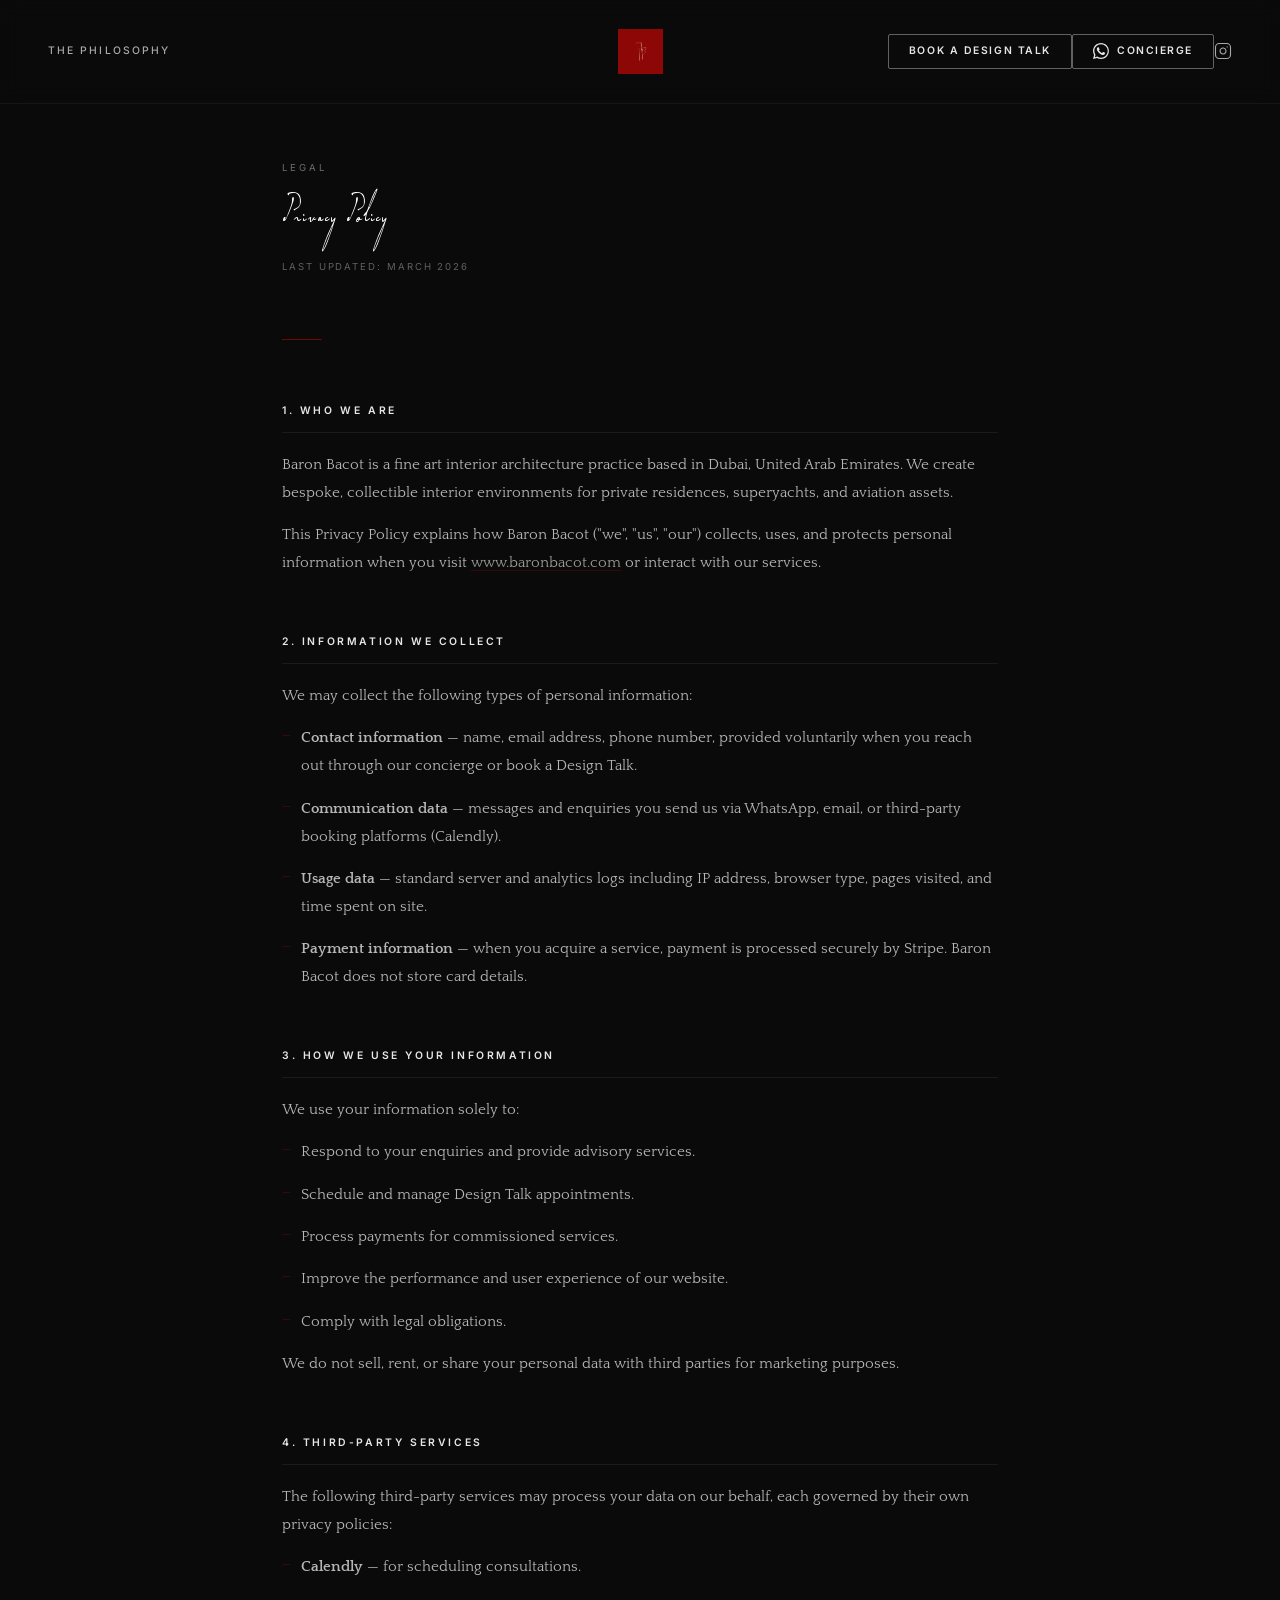
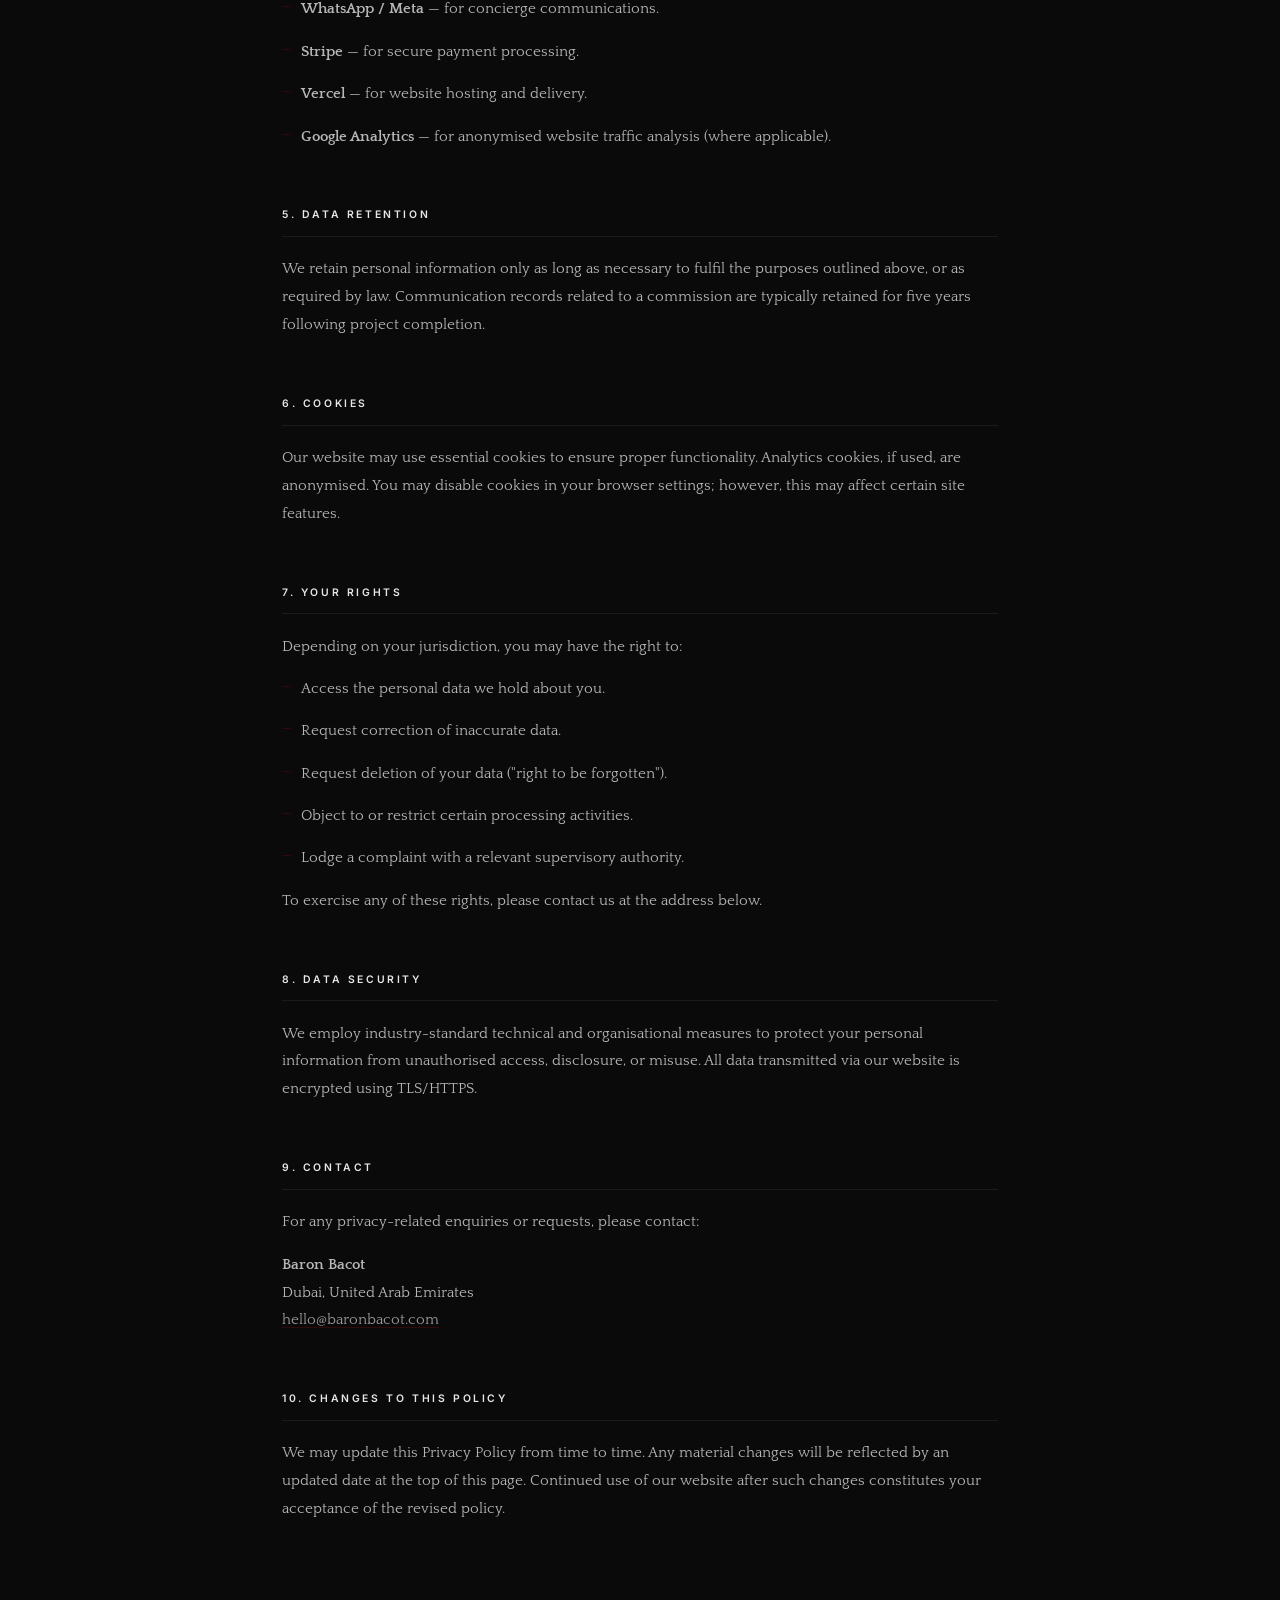
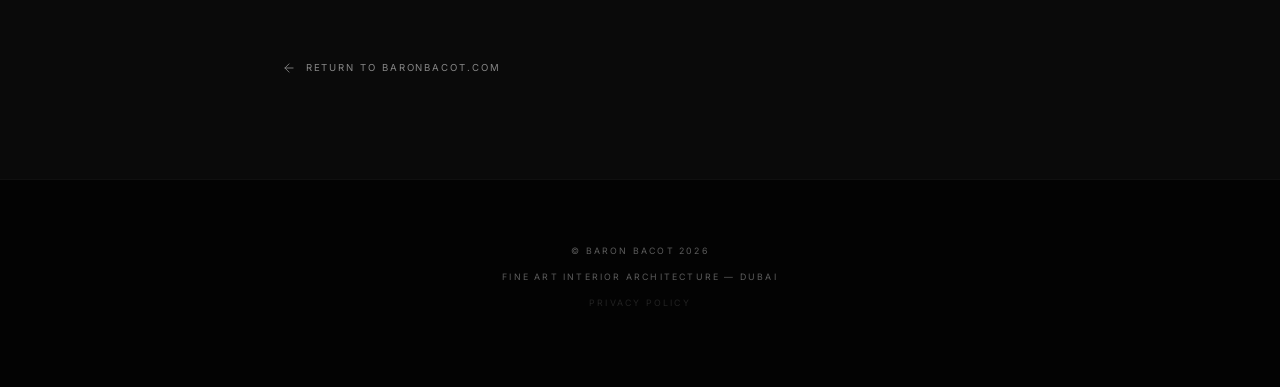
<file: privacy-policy.html>
<!DOCTYPE html>
<html lang="en">

<head>
    <meta charset="UTF-8">
    <meta name="viewport" content="width=device-width, initial-scale=1.0">
    <title>Privacy Policy | Baron Bacot</title>
    <meta name="description"
        content="Baron Bacot Privacy Policy — how we collect, use, and protect your personal information.">
    <meta name="robots" content="noindex, follow">

    <!-- Favicon -->
    <link rel="icon" type="image/png" href="assets/logo_red_final.png">
    <link rel="apple-touch-icon" href="assets/logo_red_final.png">

    <!-- Fonts -->
    <link rel="preconnect" href="https://fonts.googleapis.com">
    <link rel="preconnect" href="https://fonts.gstatic.com" crossorigin>
    <link
        href="https://fonts.googleapis.com/css2?family=Inter:wght@300;400;500;600&family=Quattrocento:wght@400;700&display=swap"
        rel="stylesheet">
    <link rel="stylesheet" href="css/styles.css">

    <style>
        /* ── Privacy Policy specific styles ── */
        .policy-wrapper {
            min-height: 100vh;
            padding: 10rem 2rem 6rem;
            max-width: 780px;
            margin: 0 auto;
        }

        .policy-eyebrow {
            font-family: var(--font-ui);
            font-size: 0.6rem;
            text-transform: uppercase;
            letter-spacing: 0.3em;
            opacity: 0.4;
            margin-bottom: 1.2rem;
        }

        .policy-title {
            font-family: var(--font-motto);
            font-size: 3rem;
            font-weight: normal;
            letter-spacing: 2px;
            line-height: 1.1;
            margin-bottom: 0.75rem;
        }

        .policy-updated {
            font-family: var(--font-ui);
            font-size: 0.6rem;
            text-transform: uppercase;
            letter-spacing: 0.2em;
            opacity: 0.35;
            margin-bottom: 4rem;
        }

        .policy-divider {
            width: 40px;
            height: 0.5px;
            background: var(--red);
            margin: 0 0 4rem 0;
            opacity: 0.7;
        }

        .policy-section {
            margin-bottom: 3.5rem;
        }

        .policy-section h2 {
            font-family: var(--font-ui);
            font-size: 0.65rem;
            font-weight: 600;
            text-transform: uppercase;
            letter-spacing: 0.25em;
            color: var(--white);
            opacity: 0.9;
            margin-bottom: 1.2rem;
            padding-bottom: 0.75rem;
            border-bottom: 0.5px solid rgba(255, 255, 255, 0.08);
        }

        .policy-section p,
        .policy-section li {
            font-family: var(--font-body);
            font-size: 0.92rem;
            line-height: 1.9;
            opacity: 0.7;
            margin-bottom: 0.9rem;
        }

        .policy-section ul {
            list-style: none;
            padding: 0;
        }

        .policy-section ul li {
            padding-left: 1.2rem;
            position: relative;
        }

        .policy-section ul li::before {
            content: '—';
            position: absolute;
            left: 0;
            color: var(--red);
            opacity: 0.7;
            font-size: 0.75rem;
        }

        .policy-section a {
            color: var(--white);
            opacity: 0.85;
            text-decoration: underline;
            text-underline-offset: 3px;
            text-decoration-color: rgba(149, 8, 8, 0.5);
            transition: var(--ease);
        }

        .policy-section a:hover {
            opacity: 1;
            text-decoration-color: var(--red);
        }

        .policy-back {
            display: inline-flex;
            align-items: center;
            gap: 0.6rem;
            margin-top: 5rem;
            font-family: var(--font-ui);
            font-size: 0.6rem;
            text-transform: uppercase;
            letter-spacing: 0.2em;
            color: var(--white);
            opacity: 0.5;
            text-decoration: none;
            transition: var(--ease);
        }

        .policy-back:hover {
            opacity: 1;
        }

        .policy-back svg {
            transition: transform 0.3s ease;
        }

        .policy-back:hover svg {
            transform: translateX(-4px);
        }

        @media (max-width: 900px) {
            .policy-wrapper {
                padding: 8rem 1.5rem 4rem;
            }

            .policy-title {
                font-size: 2rem;
            }
        }
    </style>
</head>

<body>

    <!-- Header -->
    <header id="header">
        <div class="nav-left">
            <a href="philosophy.html" class="nav-link">The Philosophy</a>
        </div>
        <div class="logo">
            <a href="index.html">
                <div class="logo-box">
                    <img src="assets/logo_red_final.png" alt="Baron Bacot Logo">
                </div>
            </a>
        </div>
        <div class="nav-right">
            <a href="https://calendly.com/amaury-bacot/30min" class="nav-link cta-nav" target="_blank"
                rel="noopener noreferrer">Book a Design Talk</a>
            <a href="https://wa.me/971551343144?text=Hello%20Baron%20Bacot%2C%20I%20would%20like%20to%20inquire%20about%20a%20Private%20Design%20Talk."
                class="nav-link cta-nav whatsapp-nav" target="_blank" rel="noopener noreferrer">
                <svg viewBox="0 0 24 24" fill="currentColor" width="16" height="16">
                    <path
                        d="M12.031 0C5.385 0 0 5.386 0 12.035c0 2.126.554 4.197 1.606 6.02L.004 24l5.969-1.564a11.96 11.96 0 005.85 1.542h.005c6.643 0 12.03-5.386 12.03-12.035C23.858 5.386 18.473 0 12.031 0zm.005 22.028a10.02 10.02 0 01-5.115-1.401l-.367-.217-3.8.995.998-3.705-.238-.38A9.97 9.97 0 012.012 12.03c0-5.524 4.492-10.02 10.024-10.02 5.53 0 10.023 4.496 10.023 10.02 0 5.525-4.493 10.018-10.023 10.018zm5.5-7.532c-.301-.151-1.786-.882-2.062-.983-.277-.101-.479-.151-.68.151-.202.302-.782.983-.958 1.184-.176.202-.353.227-.655.076-2.203-1.106-3.824-2.862-4.22-3.541-.176-.301.077-.282.477-.855.151-.226.227-.377.378-.629.151-.251.076-.477 0-.629-.076-.151-.68-1.636-.932-2.24-.245-.588-.495-.508-.68-.517-.176-.009-.378-.009-.579-.009-.202 0-.529.076-.806.377-.277.302-1.058 1.033-1.058 2.518s1.084 2.918 1.235 3.119c.151.202 2.126 3.245 5.15 4.545 1.834.787 2.478.89 3.393.753.645-.096 2.064-.843 2.355-1.656.291-.813.291-1.509.202-1.656-.091-.146-.343-.247-.645-.398z" />
                </svg>
                Concierge
            </a>
            <a href="https://www.instagram.com/baronbacot/" class="nav-link icon-link" target="_blank"
                rel="noopener noreferrer" aria-label="Baron Bacot on Instagram">
                <svg xmlns="http://www.w3.org/2000/svg" width="18" height="18" viewBox="0 0 24 24" fill="none"
                    stroke="currentColor" stroke-width="1.5" stroke-linecap="round" stroke-linejoin="round">
                    <rect x="2" y="2" width="20" height="20" rx="5" ry="5"></rect>
                    <path d="M16 11.37A4 4 0 1 1 12.63 8 4 4 0 0 1 16 11.37z"></path>
                    <line x1="17.5" y1="6.5" x2="17.51" y2="6.5"></line>
                </svg>
            </a>
        </div>
    </header>

    <main>
        <div class="policy-wrapper">
            <p class="policy-eyebrow">Legal</p>
            <h1 class="policy-title">Privacy Policy</h1>
            <p class="policy-updated">Last updated: March 2026</p>
            <div class="policy-divider"></div>

            <div class="policy-section">
                <h2>1. Who We Are</h2>
                <p>Baron Bacot is a fine art interior architecture practice based in Dubai, United Arab Emirates.
                    We create bespoke, collectible interior environments for private residences, superyachts, and
                    aviation assets.</p>
                <p>This Privacy Policy explains how Baron Bacot ("we", "us", "our") collects, uses, and protects
                    personal information when you visit <a href="https://www.baronbacot.com">www.baronbacot.com</a>
                    or interact with our services.</p>
            </div>

            <div class="policy-section">
                <h2>2. Information We Collect</h2>
                <p>We may collect the following types of personal information:</p>
                <ul>
                    <li><strong>Contact information</strong> — name, email address, phone number, provided
                        voluntarily when you reach out through our concierge or book a Design Talk.</li>
                    <li><strong>Communication data</strong> — messages and enquiries you send us via WhatsApp,
                        email, or third-party booking platforms (Calendly).</li>
                    <li><strong>Usage data</strong> — standard server and analytics logs including IP address,
                        browser type, pages visited, and time spent on site.</li>
                    <li><strong>Payment information</strong> — when you acquire a service, payment is processed
                        securely by Stripe. Baron Bacot does not store card details.</li>
                </ul>
            </div>

            <div class="policy-section">
                <h2>3. How We Use Your Information</h2>
                <p>We use your information solely to:</p>
                <ul>
                    <li>Respond to your enquiries and provide advisory services.</li>
                    <li>Schedule and manage Design Talk appointments.</li>
                    <li>Process payments for commissioned services.</li>
                    <li>Improve the performance and user experience of our website.</li>
                    <li>Comply with legal obligations.</li>
                </ul>
                <p>We do not sell, rent, or share your personal data with third parties for marketing purposes.</p>
            </div>

            <div class="policy-section">
                <h2>4. Third-Party Services</h2>
                <p>The following third-party services may process your data on our behalf, each governed by their
                    own privacy policies:</p>
                <ul>
                    <li><strong>Calendly</strong> — for scheduling consultations.</li>
                    <li><strong>WhatsApp / Meta</strong> — for concierge communications.</li>
                    <li><strong>Stripe</strong> — for secure payment processing.</li>
                    <li><strong>Vercel</strong> — for website hosting and delivery.</li>
                    <li><strong>Google Analytics</strong> — for anonymised website traffic analysis (where
                        applicable).</li>
                </ul>
            </div>

            <div class="policy-section">
                <h2>5. Data Retention</h2>
                <p>We retain personal information only as long as necessary to fulfil the purposes outlined above,
                    or as required by law. Communication records related to a commission are typically retained
                    for five years following project completion.</p>
            </div>

            <div class="policy-section">
                <h2>6. Cookies</h2>
                <p>Our website may use essential cookies to ensure proper functionality. Analytics cookies, if
                    used, are anonymised. You may disable cookies in your browser settings; however, this may
                    affect certain site features.</p>
            </div>

            <div class="policy-section">
                <h2>7. Your Rights</h2>
                <p>Depending on your jurisdiction, you may have the right to:</p>
                <ul>
                    <li>Access the personal data we hold about you.</li>
                    <li>Request correction of inaccurate data.</li>
                    <li>Request deletion of your data ("right to be forgotten").</li>
                    <li>Object to or restrict certain processing activities.</li>
                    <li>Lodge a complaint with a relevant supervisory authority.</li>
                </ul>
                <p>To exercise any of these rights, please contact us at the address below.</p>
            </div>

            <div class="policy-section">
                <h2>8. Data Security</h2>
                <p>We employ industry-standard technical and organisational measures to protect your personal
                    information from unauthorised access, disclosure, or misuse. All data transmitted via our
                    website is encrypted using TLS/HTTPS.</p>
            </div>

            <div class="policy-section">
                <h2>9. Contact</h2>
                <p>For any privacy-related enquiries or requests, please contact:</p>
                <p><strong>Baron Bacot</strong><br>
                    Dubai, United Arab Emirates<br>
                    <a href="mailto:hello@baronbacot.com">hello@baronbacot.com</a>
                </p>
            </div>

            <div class="policy-section">
                <h2>10. Changes to This Policy</h2>
                <p>We may update this Privacy Policy from time to time. Any material changes will be reflected
                    by an updated date at the top of this page. Continued use of our website after such changes
                    constitutes your acceptance of the revised policy.</p>
            </div>

            <a href="index.html" class="policy-back">
                <svg xmlns="http://www.w3.org/2000/svg" width="14" height="14" viewBox="0 0 24 24" fill="none"
                    stroke="currentColor" stroke-width="1.5" stroke-linecap="round" stroke-linejoin="round">
                    <path d="M19 12H5M12 5l-7 7 7 7" />
                </svg>
                Return to baronbacot.com
            </a>
        </div>
    </main>

    <!-- Footer -->
    <footer>
        <div class="footer-content">
            <p>&copy; Baron Bacot 2026</p>
            <p>Fine Art Interior Architecture &mdash; Dubai</p>
            <p><a href="privacy-policy.html"
                    style="color:inherit; text-decoration: none; opacity: 0.35; letter-spacing: 0.25em; font-size: 0.55rem; text-transform: uppercase; font-family: var(--font-ui);">Privacy
                    Policy</a></p>
        </div>
    </footer>

    <script src="js/script.js"></script>
</body>

</html>
</file>
<file: css/styles.css>
@font-face {
    font-family: 'Baron Bacot';
    src: url('../assets/fonts/BaronBacot-Regular.ttf') format('truetype');
    font-weight: normal;
    font-style: normal;
    font-display: swap;
}

:root {
    --red: #950808;
    --white: #ffffff;
    --black: #0a0a0a;
    --font-ui: 'Inter', sans-serif;
    --font-body: 'Quattrocento', serif;
    --font-motto: 'Baron Bacot', serif;
    --ease: all 0.4s cubic-bezier(0.4, 0, 0.2, 1);
}

* {
    margin: 0;
    padding: 0;
    box-sizing: border-box;
}

html {
    scroll-behavior: smooth;
}

body {
    font-family: var(--font-body);
    background: var(--black);
    color: var(--white);
    line-height: 1.6;
    overflow-x: hidden;
}

/* ============================================
   HEADER — minimal, transparent, just logo + CTA
   ============================================ */
header {
    position: fixed;
    top: 0;
    width: 100%;
    display: flex;
    justify-content: space-between;
    align-items: center;
    padding: 1.8rem 3rem;
    background: rgba(10, 10, 10, 0.4);
    backdrop-filter: blur(10px);
    border-bottom: 1px solid rgba(255, 255, 255, 0.05);
    z-index: 1000;
    transition: var(--ease);
}

header.scrolled {
    background: rgba(10, 10, 10, 0.92);
    backdrop-filter: blur(12px);
    padding: 1rem 3rem;
}

.nav-left,
.nav-right {
    flex: 1;
    display: flex;
}

.nav-right {
    justify-content: flex-end;
}

.nav-link {
    font-family: var(--font-ui);
    color: var(--white);
    text-decoration: none;
    font-size: 0.65rem;
    font-weight: 500;
    text-transform: uppercase;
    letter-spacing: 0.2em;
    opacity: 0.65;
    transition: var(--ease);
}

.nav-link:hover {
    opacity: 1;
}

.nav-label {
    font-family: var(--font-ui);
    color: var(--white);
    font-size: 0.65rem;
    font-weight: 500;
    text-transform: uppercase;
    letter-spacing: 0.2em;
    opacity: 0.65;
}

.icon-link {
    display: flex;
    align-items: center;
}

.cta-nav {
    opacity: 0.9;
    background: transparent;
    border: 0.5px solid rgba(255, 255, 255, 0.4);
    padding: 0.5rem 1.25rem;
    font-weight: 600;
    letter-spacing: 0.15em;
    border-radius: 2px;
}

.cta-nav:hover {
    background: var(--white);
    color: var(--black);
    opacity: 1;
}

.logo {
    flex: 1;
    display: flex;
    justify-content: center;
}

.logo-box {
    width: 45px;
    height: 45px;
    overflow: hidden;
    transition: transform 0.4s ease, opacity 0.4s ease;
    opacity: 0.95;
}

.logo-box img {
    width: 100%;
    height: 100%;
    object-fit: contain;
}

.logo-box:hover {
    transform: scale(1.02);
    opacity: 1;
}

/* ============================================
   SECTIONS — shared shell (backgrounds handled per-page)
   ============================================ */
.section {
    position: relative;
    min-height: 100vh;
    display: flex;
    align-items: center;
    overflow: hidden;
}

/* ============================================
   RED STRIP — mix-blend-mode accent square
   ============================================ */

/* The red strip: a sibling <div> sitting ON TOP of the bg image.
   Because it's NOT inside a stacking-context child, its
   mix-blend-mode directly interacts with the section's bg-image. */
.red-strip {
    position: absolute;
    top: 0;
    left: 0;
    width: 45%;
    height: 100%;
    background-color: var(--red);
    mix-blend-mode: hard-light;
    z-index: 1;
}

.red-strip.right {
    left: auto;
    right: 0;
    width: 45%;
}

/* Container for text and product card */
.hero-content {
    position: relative;
    z-index: 2;
    display: flex;
    justify-content: space-between;
    align-items: center;
    width: 100%;
    max-width: 1300px;
    margin: 0 auto;
    padding: 7rem 4rem 4rem 4rem;
    gap: 3rem;
}

.hero-text-container {
    flex: 1;
    max-width: 450px;
}

.hero-product-container {
    flex: 1;
    display: flex;
    justify-content: flex-end;
}

.hero-title {
    font-family: var(--font-body);
    font-size: 1.7rem;
    font-weight: 400;
    margin-bottom: 2rem;
    line-height: 1.35;
    letter-spacing: 0.02em;
}

.hero-desc {
    font-size: 0.95rem;
    font-weight: 400;
    line-height: 1.8;
    margin-bottom: 1.5rem;
    opacity: 0.85;
}

.btn-hero {
    display: inline-block;
    margin-top: 2rem;
    padding: 0.85rem 1.75rem;
    background: transparent;
    color: var(--white);
    text-decoration: none;
    font-family: var(--font-ui);
    font-size: 0.65rem;
    text-transform: uppercase;
    letter-spacing: 0.2em;
    font-weight: 500;
    transition: var(--ease);
    border: 0.5px solid rgba(255, 255, 255, 0.4);
    border-radius: 2px;
}

.btn-hero:hover {
    background: var(--white);
    color: var(--black);
    border-color: var(--white);
}

/* ============================================
   STATEMENT — shared text block styling
   ============================================ */
.section-overlay {
    position: absolute;
    inset: 0;
    background: rgba(0, 0, 0, 0.5);
}

.section-overlay.light {
    background: rgba(0, 0, 0, 0.65);
}

.section-text {
    position: relative;
    z-index: 2;
    text-align: center;
    max-width: 600px;
    padding: 2rem;
}

.motto {
    font-family: var(--font-motto);
    font-size: 4rem;
    margin-bottom: 1.8rem;
    letter-spacing: 2px;
    line-height: 1.1;
    font-weight: normal;
}

.section-body {
    font-size: 0.95rem;
    font-weight: 400;
    line-height: 1.9;
    opacity: 0.8;
    max-width: 480px;
    margin: 0 auto;
}

/* ============================================
   PRACTICE — grid shared styles
   ============================================ */

.practice-grid {
    position: relative;
    z-index: 2;
    display: grid;
    grid-template-columns: 1fr 1fr;
    gap: 2rem;
    max-width: 700px;
    padding: 2rem;
}

.practice-item {
    border-top: 0.5px solid rgba(255, 255, 255, 0.2);
    padding-top: 1.5rem;
}

.practice-item h4 {
    font-family: var(--font-ui);
    font-size: 0.65rem;
    text-transform: uppercase;
    letter-spacing: 0.2em;
    margin-bottom: 0.8rem;
    font-weight: 600;
    opacity: 0.9;
}

.practice-item p {
    font-size: 0.9rem;
    opacity: 0.7;
    line-height: 1.7;
}

/* ============================================
   METHOD — text right-aligned (background per-page)
   ============================================ */
.method-text {
    position: relative;
    z-index: 2;
    max-width: 420px;
    padding: 5rem;
    text-align: right;
}

/* ============================================
   ACCESS — inner container shared styles
   ============================================ */
.access-inner {
    text-align: center;
    max-width: 550px;
    padding: 6rem 2rem;
}

.btn-access {
    display: inline-block;
    margin-top: 2.5rem;
    padding: 0.9rem 2rem;
    background: transparent;
    color: var(--white);
    text-decoration: none;
    font-family: var(--font-ui);
    font-size: 0.65rem;
    text-transform: uppercase;
    letter-spacing: 0.2em;
    font-weight: 500;
    border: 0.5px solid rgba(255, 255, 255, 0.4);
    border-radius: 2px;
    transition: var(--ease);
}

.btn-access:hover {
    background: var(--white);
    color: var(--red);
}

/* ============================================
   CONVERSION & WHATSAPP
   ============================================ */
.whatsapp-nav {
    display: flex;
    align-items: center;
    gap: 0.5rem;
}

.btn-group-access {
    display: flex;
    gap: 1rem;
    justify-content: center;
    margin-top: 2.5rem;
    flex-wrap: wrap;
}

/* Product Card */
.product-card {
    background: rgba(10, 10, 10, 0.4);
    border: 0.5px solid rgba(255, 255, 255, 0.1);
    padding: 3.5rem 3rem;
    width: 100%;
    max-width: 460px;
    margin: 0;
    text-align: center;
    backdrop-filter: blur(12px);
    border-radius: 4px;
    transition: var(--ease);
    position: relative;
    overflow: hidden;
}

.product-card.premium-glass {
    background: rgba(10, 10, 10, 0.45);
    backdrop-filter: blur(24px);
    border: 1px solid rgba(255, 255, 255, 0.15);
    box-shadow: 0 15px 35px rgba(0, 0, 0, 0.3);
}

.product-card.premium-glass:hover {
    transform: translateY(-5px);
    border-color: rgba(255, 255, 255, 0.3);
    box-shadow: 0 20px 45px rgba(0, 0, 0, 0.4);
}

/* Subtle glowing pulse behind card content */
.card-glow {
    position: absolute;
    top: -50%;
    left: -50%;
    width: 200%;
    height: 200%;
    background: radial-gradient(circle, rgba(255, 255, 255, 0.03) 0%, transparent 60%);
    opacity: 0;
    transition: var(--ease);
    pointer-events: none;
    z-index: 0;
}

.product-card.premium-glass:hover .card-glow {
    opacity: 1;
    transform: translate(5%, 5%);
}

.product-title,
.product-price,
.product-desc,
.product-actions {
    position: relative;
    z-index: 1;
}

.product-title {
    font-family: var(--font-ui);
    font-size: 0.75rem;
    font-weight: 600;
    text-transform: uppercase;
    letter-spacing: 0.25em;
    margin-bottom: 0.75rem;
    opacity: 0.9;
}

.product-price {
    font-size: 2.2rem;
    font-weight: 300;
    margin-bottom: 1.5rem;
    color: var(--white);
    font-family: var(--font-body);
}

.product-price .currency {
    font-family: var(--font-ui);
    font-size: 0.85rem;
    opacity: 0.6;
    letter-spacing: 0.05em;
    font-weight: 400;
}

.product-desc {
    font-size: 0.9rem;
    opacity: 0.7;
    line-height: 1.8;
    margin-bottom: 2.5rem;
    padding-bottom: 2.5rem;
    border-bottom: 0.5px solid rgba(255, 255, 255, 0.1);
    max-width: 400px;
    margin-left: auto;
    margin-right: auto;
}

.product-actions {
    display: flex;
    flex-direction: column;
    gap: 1rem;
    max-width: 320px;
    margin: 0 auto;
}

.btn-product {
    display: flex;
    justify-content: center;
    align-items: center;
    width: 100%;
    padding: 1rem;
    text-decoration: none;
    font-family: var(--font-ui);
    font-size: 0.65rem;
    text-transform: uppercase;
    letter-spacing: 0.2em;
    font-weight: 500;
    transition: var(--ease);
    border-radius: 2px;
    cursor: pointer;
}

.btn-product.primary {
    background: transparent;
    color: var(--white);
    border: 0.5px solid rgba(255, 255, 255, 0.5);
}

.btn-product.primary:hover {
    background: var(--white);
    color: var(--black);
    border-color: var(--white);
}

.btn-product.secondary {
    background: transparent;
    color: var(--white);
    border: 0.5px solid rgba(255, 255, 255, 0.2);
    opacity: 0.8;
}

.btn-product.secondary:hover {
    background: rgba(255, 255, 255, 0.05);
    opacity: 1;
}

.btn-group-access .btn-access {
    margin-top: 0;
}

.whatsapp-btn {
    display: flex;
    align-items: center;
    justify-content: center;
    gap: 0.6rem;
}

.floating-wa {
    position: fixed;
    bottom: 2.5rem;
    right: 2.5rem;
    width: 55px;
    height: 55px;
    background-color: rgba(255, 255, 255, 0.1);
    backdrop-filter: blur(12px);
    border: 0.5px solid rgba(255, 255, 255, 0.2);
    color: var(--white);
    border-radius: 50%;
    display: flex;
    justify-content: center;
    align-items: center;
    z-index: 1000;
    box-shadow: 0 10px 25px rgba(0, 0, 0, 0.4);
    transition: var(--ease);
}

.floating-wa:hover {
    transform: scale(1.05) translateY(-3px);
    background-color: rgba(255, 255, 255, 0.2);
    border-color: rgba(255, 255, 255, 0.4);
}

/* ============================================
   FOOTER — hyper minimal
   ============================================ */
footer {
    background: #030303;
    padding: 4rem 2rem;
    text-align: center;
    border-top: 0.5px solid rgba(255, 255, 255, 0.05);
}

.footer-content p {
    font-family: var(--font-ui);
    font-size: 0.55rem;
    margin-bottom: 0.75rem;
    opacity: 0.35;
    letter-spacing: 0.25em;
    text-transform: uppercase;
}

.footer-link {
    color: var(--white);
    text-decoration: none;
    opacity: 0.35;
    font-family: var(--font-ui);
    font-size: 0.55rem;
    letter-spacing: 0.25em;
    text-transform: uppercase;
    transition: opacity 0.3s ease;
}

.footer-link:hover {
    opacity: 0.7;
}

/* ============================================
   ANIMATIONS
   ============================================ */
.fade-in {
    opacity: 0;
    transform: translateY(20px);
    transition: opacity 0.9s ease-out, transform 0.9s ease-out;
}

.fade-in.visible {
    opacity: 1;
    transform: translateY(0);
}

/* ============================================
   RESPONSIVE
   ============================================ */
@media (max-width: 900px) {
    header {
        padding: 1.2rem 1.5rem;
    }

    header.scrolled {
        padding: 0.8rem 1.5rem;
    }

    .red-strip,
    .red-strip.right {
        width: 100%;
        height: 55%;
        top: auto;
        bottom: 0;
        left: 0;
    }

    .hero-content {
        flex-direction: column;
        padding: 7rem 2rem 3rem 2rem;
        gap: 3rem;
        justify-content: center;
    }

    .hero-text-container,
    .hero-product-container,
    .method-text {
        max-width: 100%;
        text-align: center;
    }

    .hero-product-container {
        justify-content: center;
    }

    .method-text {
        text-align: center;
    }

    .hero {
        align-items: center;
    }

    .method {
        justify-content: center;
    }

    .practice-grid {
        grid-template-columns: 1fr;
        padding: 1rem;
    }

    .motto {
        font-size: 2.5rem;
    }

    .cta-nav {
        display: none;
    }
}
</file>
